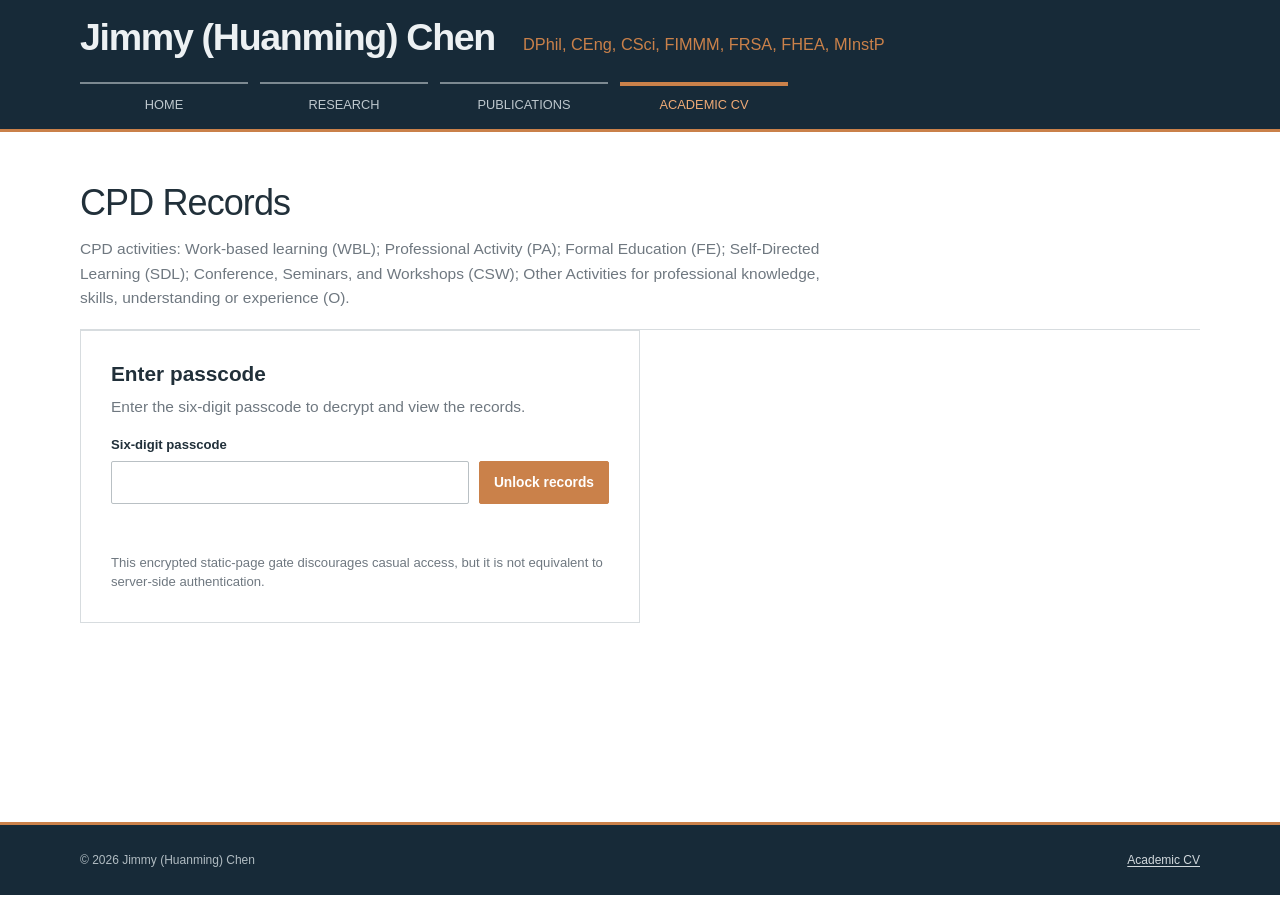
<file: cpd-records.html>
<!doctype html>
<html lang="en">
  <head>
    <meta charset="utf-8">
    <meta name="viewport" content="width=device-width, initial-scale=1">
    <meta name="robots" content="noindex, nofollow, noarchive">
    <meta name="description" content="Password-protected continuing professional development records for Dr Jimmy Huanming Chen.">
    <title>CPD Records | Jimmy (Huanming) Chen</title>
    <link rel="stylesheet" href="assets/css/style.css?v=20261007-1">
    <script src="assets/js/cpd-records.js?v=20261007-2" defer></script>
  </head>
  <body>
    <a class="skip-link" href="#content">Skip to content</a>
    <header class="site-header">
      <div class="header-inner">
        <div class="brand-row">
          <a class="brand-name" href="index.html">Jimmy (Huanming) Chen</a>
          <span class="brand-credentials">DPhil, CEng, CSci, FIMMM, FRSA, FHEA, MInstP</span>
        </div>
        <nav class="primary-nav" aria-label="Main navigation">
          <a href="index.html">Home</a>
          <a href="research.html">Research</a>
          <a href="publications.html">Publications</a>
          <a href="cv.html" aria-current="page">Academic CV</a>
        </nav>
      </div>
    </header>

    <main class="page cpd-page" id="content">
      <header class="page-heading">
        <h1>CPD Records</h1>
        <p>CPD activities: Work-based learning (WBL); Professional Activity (PA); Formal Education (FE); Self-Directed Learning (SDL); Conference, Seminars, and Workshops (CSW); Other Activities for professional knowledge, skills, understanding or experience (O).</p>
      </header>

      <section class="cpd-lock-panel" id="cpd-lock-panel" aria-labelledby="cpd-access-title">
        <h2 id="cpd-access-title">Enter passcode</h2>
        <p>Enter the six-digit passcode to decrypt and view the records.</p>
        <form id="cpd-login-form" autocomplete="off">
          <label for="cpd-passcode">Six-digit passcode</label>
          <div class="cpd-login-row">
            <input id="cpd-passcode" name="passcode" type="password" inputmode="numeric" pattern="[0-9]{6}" minlength="6" maxlength="6" autocomplete="current-password" required>
            <button class="cpd-button" type="submit">Unlock records</button>
          </div>
          <p class="cpd-form-message" id="cpd-login-message" role="alert" aria-live="polite"></p>
        </form>
        <p class="cpd-security-note">This encrypted static-page gate discourages casual access, but it is not equivalent to server-side authentication.</p>
      </section>

      <section id="cpd-workspace" hidden aria-labelledby="cpd-workspace-title">
        <div class="cpd-workspace-heading">
          <div>
            <h2 id="cpd-workspace-title">Continuing professional development</h2>
            <div class="cpd-year-summary" id="cpd-summary" aria-label="Total CPD hours and CPD hours by year"></div>
          </div>
          <button class="cpd-button cpd-button-secondary" id="cpd-lock-button" type="button">Lock page</button>
        </div>

        <p class="cpd-local-note"><strong>Storage note:</strong> edits are encrypted and saved only in this browser. They do not sync to another browser, device, or the published GitHub site. Export a backup after making changes.</p>

        <div class="cpd-toolbar" aria-label="CPD record controls">
          <label class="cpd-search-label" for="cpd-search">
            <span>Search records</span>
            <input id="cpd-search" type="search" placeholder="Search by date, activity, category or hours">
          </label>
          <div class="cpd-actions">
            <button class="cpd-button" id="cpd-add-button" type="button">Add record</button>
            <button class="cpd-button cpd-button-secondary" id="cpd-export-button" type="button">Export backup</button>
            <label class="cpd-button cpd-button-secondary cpd-file-button" for="cpd-import-input">Import backup</label>
            <input id="cpd-import-input" class="cpd-file-input" type="file" accept="application/json,.json">
          </div>
        </div>

        <p class="cpd-form-message" id="cpd-status-message" role="status" aria-live="polite"></p>

        <div class="cpd-table-wrap">
          <table class="cpd-table">
            <caption>Continuing professional development records</caption>
            <thead>
              <tr>
                <th scope="col" id="cpd-date-heading" aria-sort="descending">
                  <button class="cpd-sort-button" id="cpd-date-sort" type="button" aria-label="Sort by date, currently newest first">
                    Date <span aria-hidden="true">↓</span>
                  </button>
                </th>
                <th scope="col">CPD activity and learning record</th>
                <th scope="col">Hours</th>
                <th scope="col">Actions</th>
              </tr>
            </thead>
            <tbody id="cpd-table-body"></tbody>
          </table>
        </div>
        <p id="cpd-empty-message" hidden>No records match the current search.</p>

        <dialog class="cpd-dialog" id="cpd-editor-dialog">
          <form id="cpd-editor-form">
            <div class="cpd-dialog-heading">
              <h2 id="cpd-editor-title">Add CPD record</h2>
              <button class="cpd-icon-button" id="cpd-dialog-close" type="button" aria-label="Close editor">×</button>
            </div>
            <input id="cpd-edit-index" type="hidden">
            <label for="cpd-edit-date">Date</label>
            <input id="cpd-edit-date" type="text" required placeholder="YYYY.MM.DD">
            <label for="cpd-edit-activity">CPD activity and learning record</label>
            <textarea id="cpd-edit-activity" rows="10" required></textarea>
            <label for="cpd-edit-hours">Hours</label>
            <input id="cpd-edit-hours" type="number" min="0" step="0.5" required>
            <div class="cpd-dialog-actions">
              <button class="cpd-button cpd-button-secondary" id="cpd-editor-cancel" type="button">Cancel</button>
              <button class="cpd-button" type="submit">Save record</button>
            </div>
          </form>
        </dialog>
      </section>

      <noscript><p class="cpd-local-note">JavaScript is required to decrypt and manage these records.</p></noscript>
    </main>

    <footer class="site-footer">
      <div><p>© 2026 Jimmy (Huanming) Chen</p><p><a href="cv.html">Academic CV</a></p></div>
    </footer>
  </body>
</html>
</file>
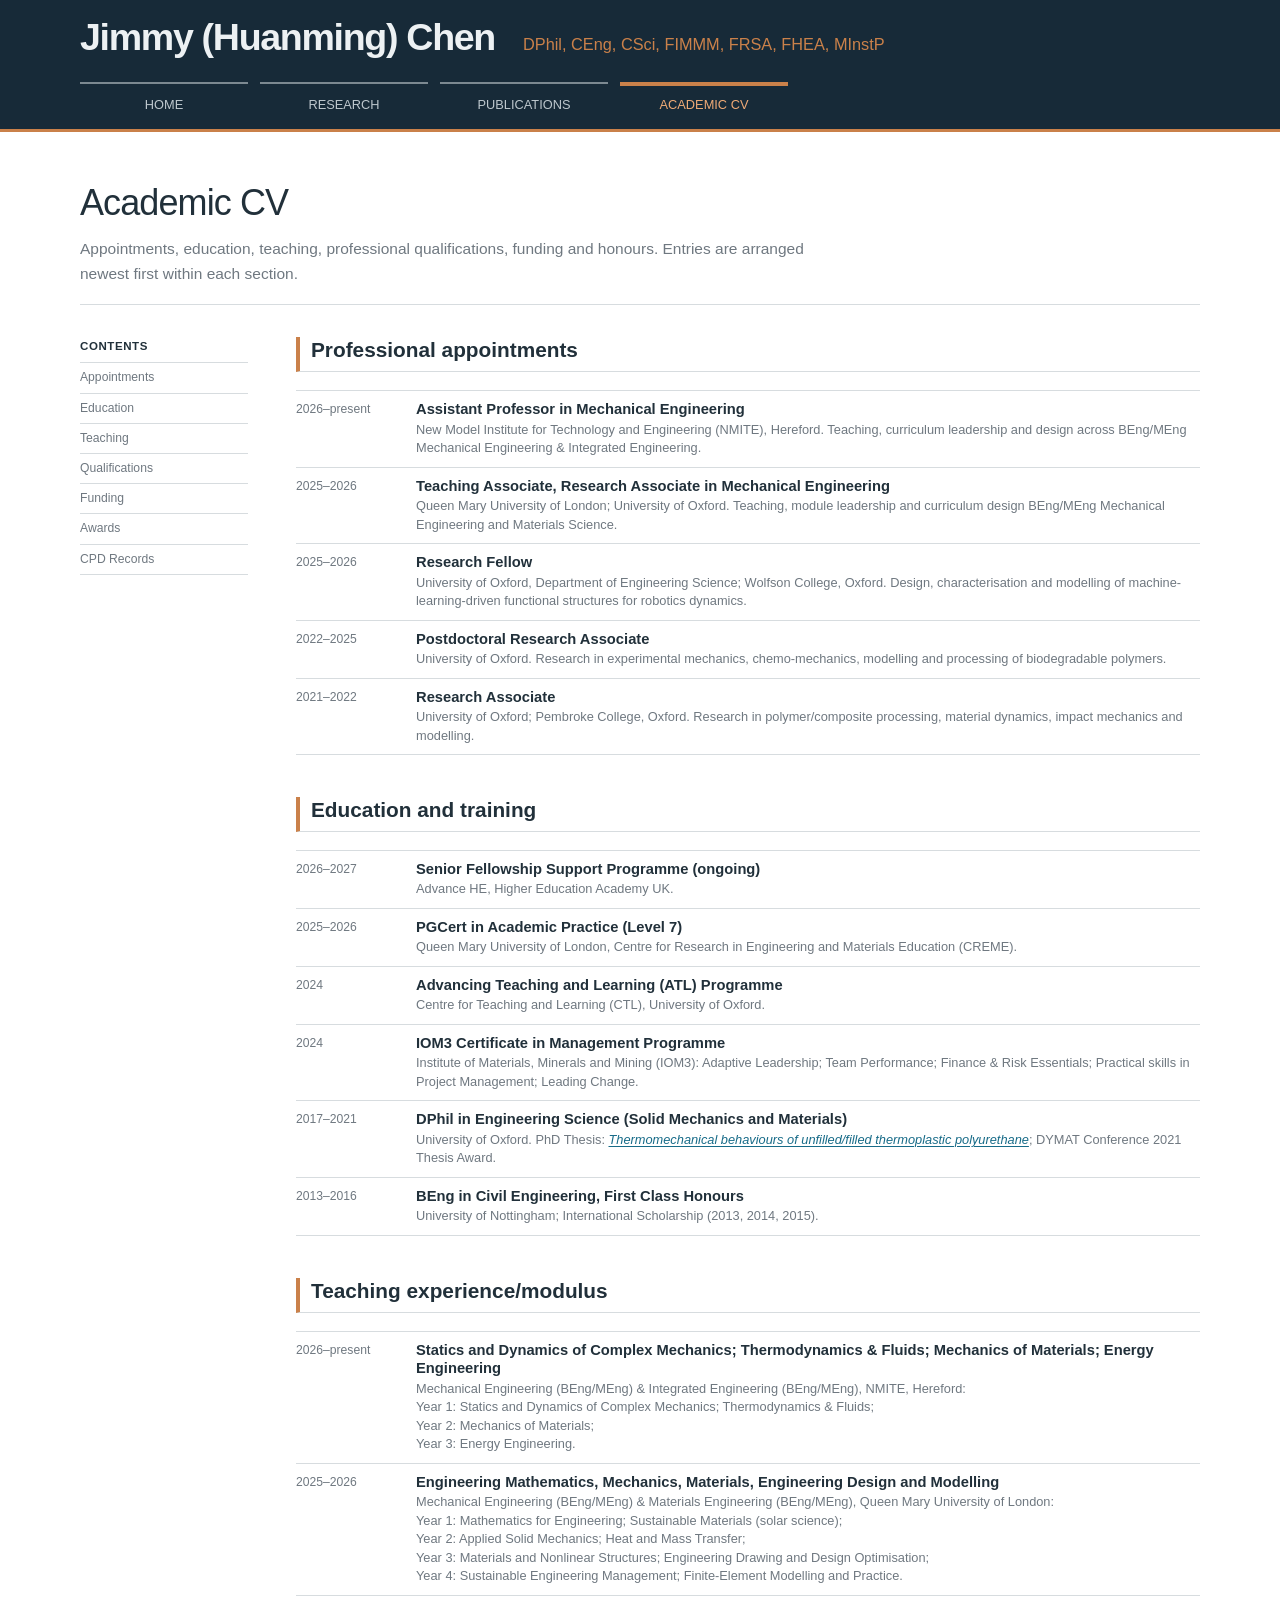
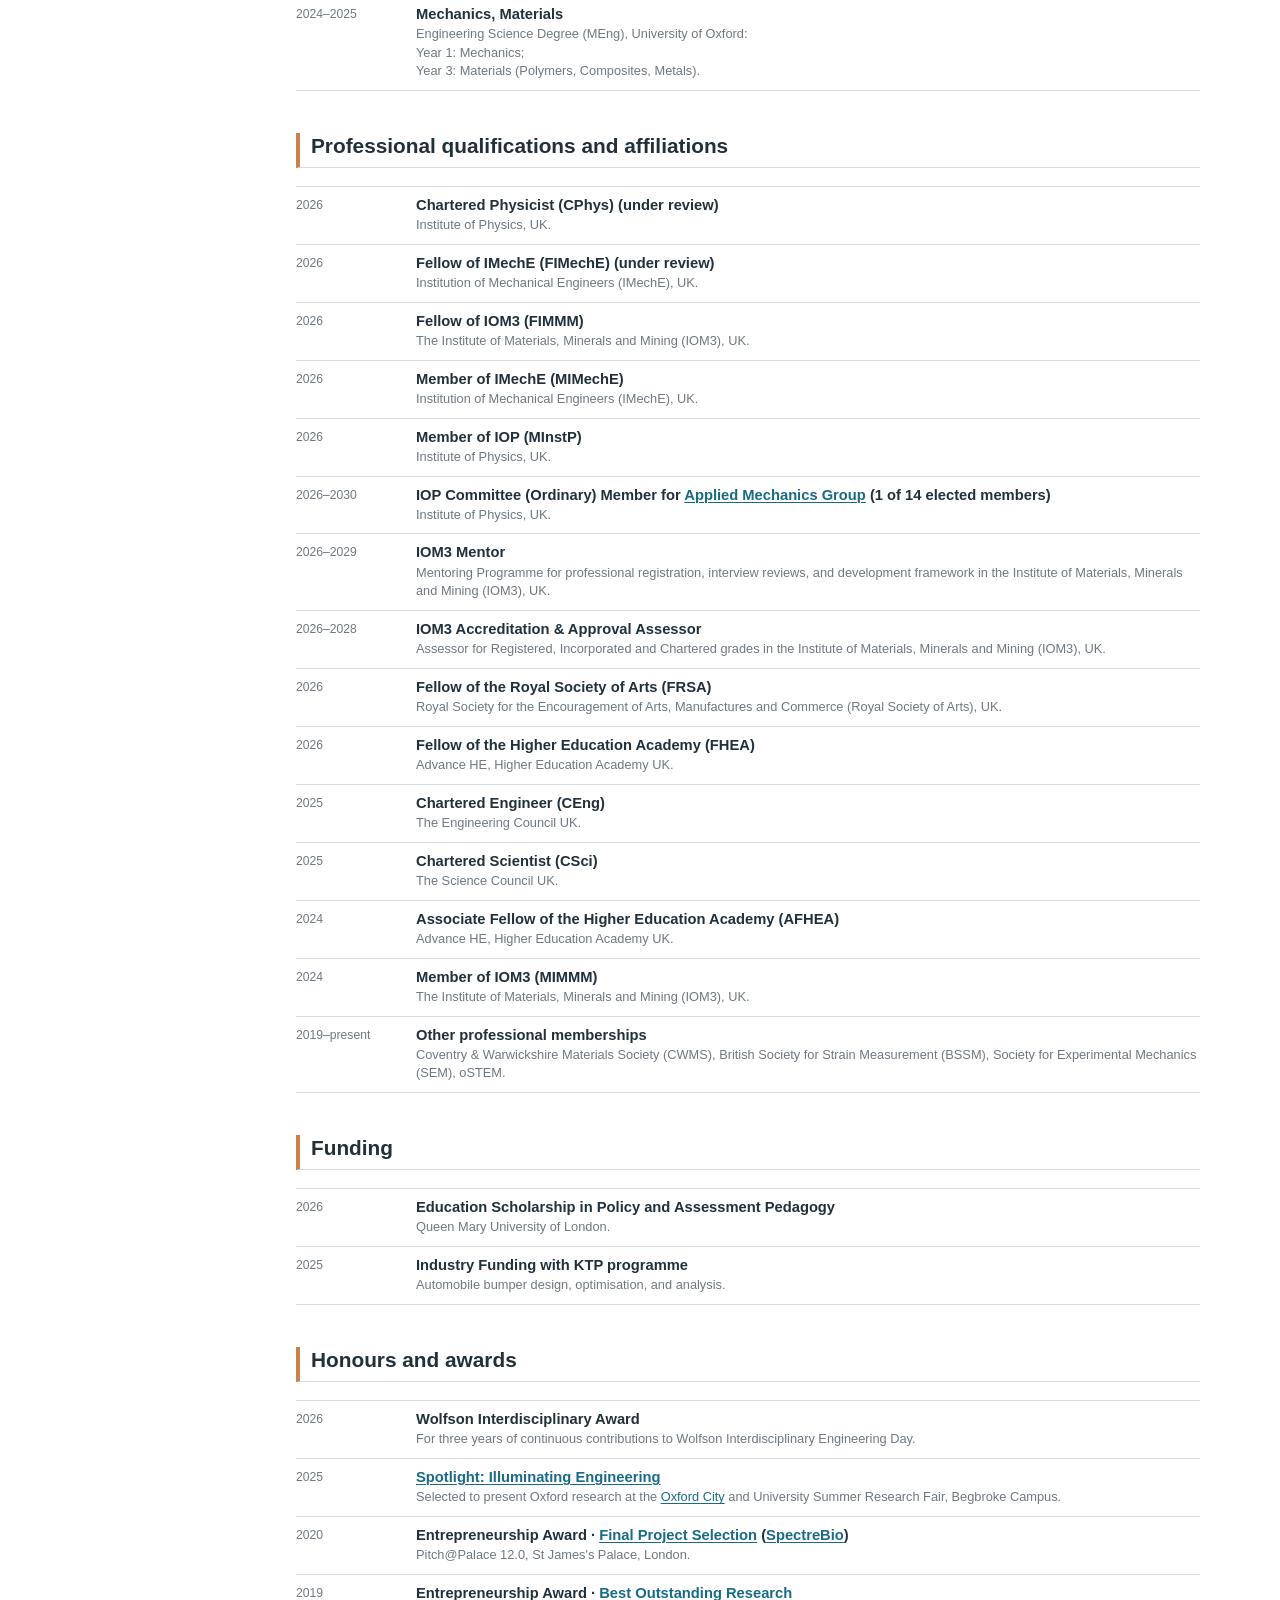
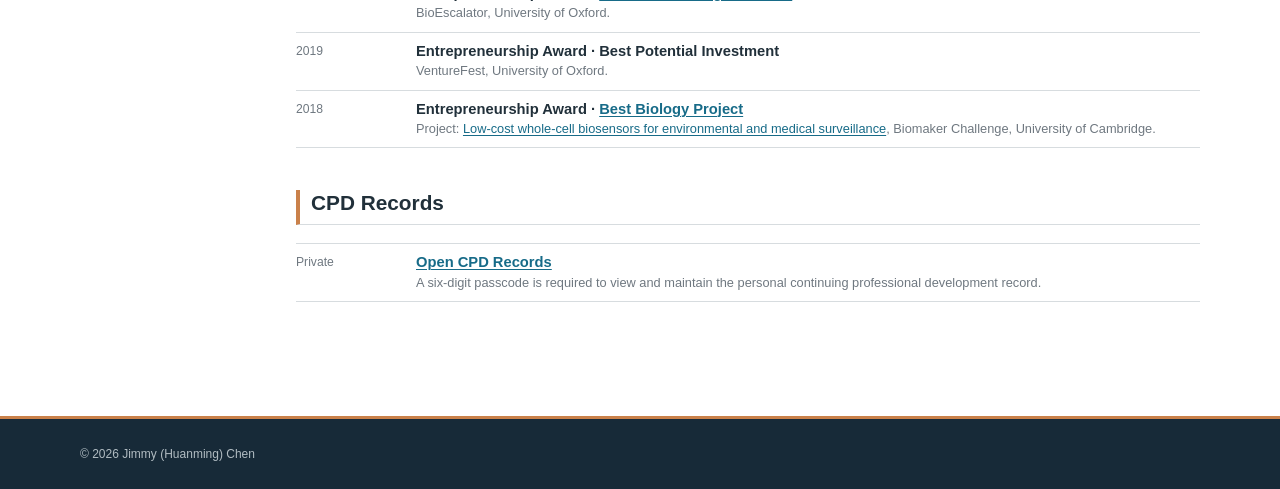
<file: cv.html>
<!doctype html>
<html lang="en">
  <head>
    <meta charset="utf-8">
    <meta name="viewport" content="width=device-width, initial-scale=1">
    <meta name="description" content="Academic curriculum vitae of Dr Jimmy (Huanming) Chen.">
    <title>Academic CV | Jimmy (Huanming) Chen</title>
    <link rel="stylesheet" href="assets/css/style.css">
  </head>
  <body>
    <a class="skip-link" href="#content">Skip to content</a>
    <header class="site-header">
      <div class="header-inner">
        <div class="brand-row">
          <a class="brand-name" href="index.html">Jimmy (Huanming) Chen</a>
          <span class="brand-credentials">DPhil, CEng, CSci, FIMMM, FRSA, FHEA, MInstP</span>
        </div>
        <nav class="primary-nav" aria-label="Main navigation">
          <a href="index.html">Home</a>
          <a href="research.html">Research</a>
          <a href="publications.html">Publications</a>
          <a href="cv.html" aria-current="page">Academic CV</a>
        </nav>
      </div>
    </header>

    <main class="page" id="content">
      <header class="page-heading">
        <h1>Academic CV</h1>
        <p>Appointments, education, teaching, professional qualifications, funding and honours. Entries are arranged newest first within each section.</p>
      </header>

      <div class="cv-layout">
        <aside class="cv-nav" aria-label="CV sections">
          <strong>Contents</strong>
          <a href="#appointments">Appointments</a>
          <a href="#education">Education</a>
          <a href="#teaching">Teaching</a>
          <a href="#qualifications">Qualifications</a>
          <a href="#funding">Funding</a>
          <a href="#awards">Awards</a>
          <a href="#cpd-records">CPD Records</a>
        </aside>

        <div>
          <section class="cv-section" id="appointments" aria-labelledby="appointments-title">
            <h2 class="section-title" id="appointments-title">Professional appointments</h2>
            <article class="cv-entry"><time>2026–present</time><div><h3>Assistant Professor in Mechanical Engineering</h3><p>New Model Institute for Technology and Engineering (NMITE), Hereford. Teaching, curriculum leadership and design across BEng/MEng Mechanical Engineering &amp; Integrated Engineering.</p></div></article>
            <article class="cv-entry"><time>2025–2026</time><div><h3>Teaching Associate, Research Associate in Mechanical Engineering</h3><p>Queen Mary University of London; University of Oxford. Teaching, module leadership and curriculum design BEng/MEng Mechanical Engineering and Materials Science.</p></div></article>
            <article class="cv-entry"><time>2025–2026</time><div><h3>Research Fellow</h3><p>University of Oxford, Department of Engineering Science; Wolfson College, Oxford. Design, characterisation and modelling of machine-learning-driven functional structures for robotics dynamics.</p></div></article>
            <article class="cv-entry"><time>2022–2025</time><div><h3>Postdoctoral Research Associate</h3><p>University of Oxford. Research in experimental mechanics, chemo-mechanics, modelling and processing of biodegradable polymers.</p></div></article>
            <article class="cv-entry"><time>2021–2022</time><div><h3>Research Associate</h3><p>University of Oxford; Pembroke College, Oxford. Research in polymer/composite processing, material dynamics, impact mechanics and modelling.</p></div></article>
          </section>

          <section class="cv-section" id="education" aria-labelledby="education-title">
            <h2 class="section-title" id="education-title">Education and training</h2>
            <article class="cv-entry"><time>2026–2027</time><div><h3>Senior Fellowship Support Programme (ongoing)</h3><p>Advance HE, Higher Education Academy UK.</p></div></article>
            <article class="cv-entry"><time>2025–2026</time><div><h3>PGCert in Academic Practice (Level 7)</h3><p>Queen Mary University of London, Centre for Research in Engineering and Materials Education (CREME).</p></div></article>
            <article class="cv-entry"><time>2024</time><div><h3>Advancing Teaching and Learning (ATL) Programme</h3><p>Centre for Teaching and Learning (CTL), University of Oxford.</p></div></article>
            <article class="cv-entry"><time>2024</time><div><h3>IOM3 Certificate in Management Programme</h3><p>Institute of Materials, Minerals and Mining (IOM3): Adaptive Leadership; Team Performance; Finance &amp; Risk Essentials; Practical skills in Project Management; Leading Change.</p></div></article>
            <article class="cv-entry"><time>2017–2021</time><div><h3>DPhil in Engineering Science (Solid Mechanics and Materials)</h3><p>University of Oxford. PhD Thesis: <a href="https://ora.ox.ac.uk/objects/uuid:6708f6ee-34f0-4895-9fbd-e6de5d1ecb59"><i>Thermomechanical behaviours of unfilled/filled thermoplastic polyurethane</i></a>; DYMAT Conference 2021 Thesis Award.</p></div></article>
            <article class="cv-entry"><time>2013–2016</time><div><h3>BEng in Civil Engineering, First Class Honours</h3><p>University of Nottingham; International Scholarship (2013, 2014, 2015).</p></div></article>
          </section>

          <section class="cv-section" id="teaching" aria-labelledby="teaching-title">
            <h2 class="section-title" id="teaching-title">Teaching experience/modulus</h2>
            <article class="cv-entry"><time>2026–present</time><div><h3>Statics and Dynamics of Complex Mechanics; Thermodynamics &amp; Fluids; Mechanics of Materials; Energy Engineering</h3><p>Mechanical Engineering (BEng/MEng) &amp; Integrated Engineering (BEng/MEng), NMITE, Hereford:<br>Year 1: Statics and Dynamics of Complex Mechanics; Thermodynamics &amp; Fluids;<br>Year 2: Mechanics of Materials;<br>Year 3: Energy Engineering.</p></div></article>
            <article class="cv-entry"><time>2025–2026</time><div><h3>Engineering Mathematics, Mechanics, Materials, Engineering Design and Modelling</h3><p>Mechanical Engineering (BEng/MEng) &amp; Materials Engineering (BEng/MEng), Queen Mary University of London:<br>Year 1: Mathematics for Engineering; Sustainable Materials (solar science);<br>Year 2: Applied Solid Mechanics; Heat and Mass Transfer;<br>Year 3: Materials and Nonlinear Structures; Engineering Drawing and Design Optimisation;<br>Year 4: Sustainable Engineering Management; Finite-Element Modelling and Practice.</p></div></article>
            <article class="cv-entry"><time>2024–2025</time><div><h3>Mechanics, Materials</h3><p>Engineering Science Degree (MEng), University of Oxford:<br>Year 1: Mechanics;<br>Year 3: Materials (Polymers, Composites, Metals).</p></div></article>
          </section>

          <section class="cv-section" id="qualifications" aria-labelledby="qualifications-title">
            <h2 class="section-title" id="qualifications-title">Professional qualifications and affiliations</h2>
            <article class="cv-entry"><time>2026</time><div><h3>Chartered Physicist (CPhys) (under review)</h3><p>Institute of Physics, UK.</p></div></article>
            <article class="cv-entry"><time>2026</time><div><h3>Fellow of IMechE (FIMechE) (under review)</h3><p>Institution of Mechanical Engineers (IMechE), UK.</p></div></article>
            <article class="cv-entry"><time>2026</time><div><h3>Fellow of IOM3 (FIMMM)</h3><p>The Institute of Materials, Minerals and Mining (IOM3), UK.</p></div></article>
            <article class="cv-entry"><time>2026</time><div><h3>Member of IMechE (MIMechE)</h3><p>Institution of Mechanical Engineers (IMechE), UK.</p></div></article>
            <article class="cv-entry"><time>2026</time><div><h3>Member of IOP (MInstP)</h3><p>Institute of Physics, UK.</p></div></article>
            <article class="cv-entry"><time>2026–2030</time><div><h3>IOP Committee (Ordinary) Member for <a href="https://www.iop.org/physics-community/special-interest-groups/applied-mechanics-group">Applied Mechanics Group</a> (1 of 14 elected members)</h3><p>Institute of Physics, UK.</p></div></article>
            <article class="cv-entry"><time>2026–2029</time><div><h3>IOM3 Mentor</h3><p>Mentoring Programme for professional registration, interview reviews, and development framework in the Institute of Materials, Minerals and Mining (IOM3), UK.</p></div></article>
            <article class="cv-entry"><time>2026–2028</time><div><h3>IOM3 Accreditation &amp; Approval Assessor</h3><p>Assessor for Registered, Incorporated and Chartered grades in the Institute of Materials, Minerals and Mining (IOM3), UK.</p></div></article>
            <article class="cv-entry"><time>2026</time><div><h3>Fellow of the Royal Society of Arts (FRSA)</h3><p>Royal Society for the Encouragement of Arts, Manufactures and Commerce (Royal Society of Arts), UK.</p></div></article>
            <article class="cv-entry"><time>2026</time><div><h3>Fellow of the Higher Education Academy (FHEA)</h3><p>Advance HE, Higher Education Academy UK.</p></div></article>
            <article class="cv-entry"><time>2025</time><div><h3>Chartered Engineer (CEng)</h3><p>The Engineering Council UK.</p></div></article>
            <article class="cv-entry"><time>2025</time><div><h3>Chartered Scientist (CSci)</h3><p>The Science Council UK.</p></div></article>
            <article class="cv-entry"><time>2024</time><div><h3>Associate Fellow of the Higher Education Academy (AFHEA)</h3><p>Advance HE, Higher Education Academy UK.</p></div></article>
            <article class="cv-entry"><time>2024</time><div><h3>Member of IOM3 (MIMMM)</h3><p>The Institute of Materials, Minerals and Mining (IOM3), UK.</p></div></article>
            <article class="cv-entry"><time>2019–present</time><div><h3>Other professional memberships</h3><p>Coventry &amp; Warwickshire Materials Society (CWMS), British Society for Strain Measurement (BSSM), Society for Experimental Mechanics (SEM), oSTEM.</p></div></article>
          </section>

          <section class="cv-section" id="funding" aria-labelledby="funding-title">
            <h2 class="section-title" id="funding-title">Funding</h2>
            <article class="cv-entry"><time>2026</time><div><h3>Education Scholarship in Policy and Assessment Pedagogy</h3><p>Queen Mary University of London.</p></div></article>
            <article class="cv-entry"><time>2025</time><div><h3>Industry Funding with KTP programme</h3><p>Automobile bumper design, optimisation, and analysis.</p></div></article>
          </section>

          <section class="cv-section" id="awards" aria-labelledby="awards-title">
            <h2 class="section-title" id="awards-title">Honours and awards</h2>
            <article class="cv-entry"><time>2026</time><div><h3>Wolfson Interdisciplinary Award</h3><p>For three years of continuous contributions to Wolfson Interdisciplinary Engineering Day.</p></div></article>
            <article class="cv-entry"><time>2025</time><div><h3><a href="https://eng.ox.ac.uk/news/engineering-research-shines-in-the-spotlight-at-oxford-s-old-fire-station">Spotlight: Illuminating Engineering</a></h3><p>Selected to present Oxford research at the <a href="https://www.youtube.com/watch?v=Pip7AT0s8n8">Oxford City</a> and University Summer Research Fair, Begbroke Campus.</p></div></article>
            <article class="cv-entry"><time>2020</time><div><h3>Entrepreneurship Award · <a href="https://www.youtube.com/watch?v=I91a54MMej0">Final Project Selection</a> (<a href="https://spectrebio.co/">SpectreBio</a>)</h3><p>Pitch@Palace 12.0, St James's Palace, London.</p></div></article>
            <article class="cv-entry"><time>2019</time><div><h3>Entrepreneurship Award · <a href="https://www.linkedin.com/posts/chenhuanming_spectre-bio-won-the-third-place-in-oxford-activity-6647157655540502528-eODf?utm_source=share&amp;utm_medium=member_desktop&amp;rcm=ACoAABUEgP0B_fiAIDqXgMpAyim4reXKoUuZ9KI">Best Outstanding Research</a></h3><p>BioEscalator, University of Oxford.</p></div></article>
            <article class="cv-entry"><time>2019</time><div><h3>Entrepreneurship Award · Best Potential Investment</h3><p>VentureFest, University of Oxford.</p></div></article>
            <article class="cv-entry"><time>2018</time><div><h3>Entrepreneurship Award · <a href="https://www.linkedin.com/posts/chenhuanming_low-cost-whole-cell-biosensors-for-environmental-activity-6647155711644180480-qCF0?utm_source=share&amp;utm_medium=member_desktop&amp;rcm=ACoAABUEgP0B_fiAIDqXgMpAyim4reXKoUuZ9KI">Best Biology Project</a></h3><p>Project: <a href="https://www.youtube.com/watch?v=42sBWqgHzJk&amp;t=63s">Low-cost whole-cell biosensors for environmental and medical surveillance</a>, Biomaker Challenge, University of Cambridge.</p></div></article>
          </section>

          <section class="cv-section" id="cpd-records" aria-labelledby="cpd-records-title">
            <h2 class="section-title" id="cpd-records-title">CPD Records</h2>
            <article class="cv-entry"><time>Private</time><div><h3><a href="cpd-records.html">Open CPD Records</a></h3><p>A six-digit passcode is required to view and maintain the personal continuing professional development record.</p></div></article>
          </section>
        </div>
      </div>
    </main>

    <footer class="site-footer">
      <div><p>© 2026 Jimmy (Huanming) Chen</p></div>
    </footer>
  </body>
</html>
</file>
<file: assets/css/style.css>
:root {
  --ink: #3e464c;
  --heading: #21303a;
  --muted: #6f7880;
  --line: #d7dcdf;
  --soft: #f2f4f5;
  --paper: #ffffff;
  --black: #172a38;
  --accent: #ca814a;
  --accent-dark: #9c5727;
  --link: #176b88;
  --max: 1120px;
}

* {
  box-sizing: border-box;
}

html {
  scroll-behavior: smooth;
}

body {
  margin: 0;
  color: var(--ink);
  background: var(--paper);
  font-family: -apple-system, BlinkMacSystemFont, "Segoe UI", Roboto, Helvetica, Arial, sans-serif;
  font-size: 15.5px;
  line-height: 1.58;
}

a {
  color: var(--link);
  text-decoration-thickness: 1px;
  text-underline-offset: 0.16em;
}

a:hover,
a:focus-visible {
  color: #104b61;
}

img {
  display: block;
  max-width: 100%;
}

h1,
h2,
h3,
p,
ul,
ol {
  margin-top: 0;
}

h1,
h2,
h3 {
  color: var(--heading);
  line-height: 1.25;
}

h1 {
  margin-bottom: 26px;
  font-size: clamp(1.75rem, 3vw, 2.25rem);
  font-weight: 500;
  letter-spacing: -0.025em;
}

h2 {
  font-size: 1.3rem;
  font-weight: 600;
}

h3 {
  font-size: 1rem;
  font-weight: 600;
}

[id] {
  scroll-margin-top: 18px;
}

.skip-link {
  position: fixed;
  top: 8px;
  left: 8px;
  z-index: 100;
  padding: 8px 12px;
  color: white;
  background: black;
  transform: translateY(-150%);
}

.skip-link:focus {
  transform: translateY(0);
}

.site-header {
  color: #c6ced3;
  background: var(--black);
  border-bottom: 3px solid var(--accent);
}

.header-inner,
.page,
.site-footer > div {
  width: min(var(--max), calc(100% - 44px));
  margin-inline: auto;
}

.brand-row {
  min-height: 82px;
  padding-top: 17px;
  display: flex;
  align-items: baseline;
  gap: 28px;
}

.brand-name {
  color: #edf1f3;
  font-size: clamp(1.75rem, 4vw, 2.35rem);
  font-weight: 650;
  line-height: 1.1;
  letter-spacing: -0.035em;
  text-decoration: none;
}

.brand-credentials {
  color: var(--accent);
  font-size: 1.02rem;
  font-weight: 400;
}

.primary-nav {
  display: flex;
  gap: 12px;
}

.primary-nav a {
  width: 168px;
  padding: 11px 10px 14px;
  color: #bdc7cd;
  border-top: 2px solid #7c8991;
  font-size: 0.8rem;
  text-align: center;
  text-decoration: none;
  text-transform: uppercase;
}

.primary-nav a:hover,
.primary-nav a:focus-visible,
.primary-nav a[aria-current="page"] {
  color: #efaa76;
  border-top-color: var(--accent);
}

.primary-nav a[aria-current="page"] {
  border-top-width: 4px;
  padding-top: 9px;
}

.page {
  min-height: calc(100vh - 210px);
  padding: 48px 0 72px;
}

.page-heading {
  padding-bottom: 18px;
  border-bottom: 1px solid var(--line);
}

.page-heading p {
  max-width: 760px;
  margin: -14px 0 0;
  color: var(--muted);
}

.section-title {
  margin: 0 0 18px;
  padding: 0 0 8px 11px;
  border-bottom: 1px solid var(--line);
  border-left: 4px solid var(--accent);
}

.home-grid {
  display: grid;
  grid-template-columns: 230px minmax(0, 1fr);
  gap: clamp(42px, 7vw, 82px);
  align-items: start;
}

.profile-sidebar {
  color: var(--muted);
  font-size: 0.86rem;
}

.portrait-frame {
  margin-bottom: 18px;
  padding: 4px;
  background: #e4e7e8;
  border: 1px solid #cfd3d5;
}

.portrait-frame img {
  width: 100%;
  aspect-ratio: 0.8525;
  object-fit: cover;
}

.profile-sidebar address {
  margin-bottom: 20px;
  font-style: normal;
}

.profile-sidebar .postal-address {
  margin-top: 20px;
}

.profile-sidebar address strong,
.profile-sidebar h2 {
  display: block;
  margin-bottom: 5px;
  color: var(--heading);
  font-size: 0.75rem;
  font-weight: 600;
  letter-spacing: 0.05em;
  text-transform: uppercase;
}

.side-links {
  margin: 0;
  padding: 0;
  list-style: none;
  border-top: 1px solid var(--line);
}

.side-links li {
  border-bottom: 1px solid var(--line);
}

.side-links a {
  padding: 7px 2px;
  display: flex;
  justify-content: space-between;
  text-decoration: none;
}

.home-intro {
  margin-bottom: 38px;
  color: #666b6f;
  font-size: 1.02rem;
}

.home-intro .role {
  margin-bottom: 18px;
  color: var(--heading);
  font-size: 1.12rem;
  font-weight: 600;
}

.home-intro p {
  max-width: 760px;
}

.research-strip {
  margin: 26px 0 34px;
  display: grid;
  grid-template-columns: repeat(4, minmax(0, 1fr));
  border: 1px solid var(--line);
}

.research-strip div {
  min-height: 100px;
  padding: 16px;
}

.research-strip div + div {
  border-left: 1px solid var(--line);
}

.research-strip span {
  display: block;
  margin-bottom: 10px;
  color: var(--accent-dark);
  font-size: 0.72rem;
  font-weight: 700;
}

.research-strip strong {
  color: var(--heading);
  font-size: 0.88rem;
  line-height: 1.35;
}

.compact-list {
  margin: 0;
  padding: 0;
  list-style: none;
}

.compact-list li {
  padding: 10px 0;
  display: grid;
  grid-template-columns: 82px minmax(0, 1fr);
  gap: 16px;
  border-top: 1px solid var(--line);
}

.compact-list li:last-child {
  border-bottom: 1px solid var(--line);
}

.compact-list time {
  color: var(--muted);
  font-size: 0.78rem;
  font-variant-numeric: tabular-nums;
}

.compact-list h3 {
  margin-bottom: 3px;
}

.compact-list p {
  margin-bottom: 0;
  color: var(--muted);
  font-size: 0.83rem;
}

.more-link {
  margin-top: 15px;
  display: inline-block;
  font-size: 0.82rem;
}

.section-spaced {
  margin-top: 42px;
}

.research-grid {
  margin: 34px 0 42px;
  display: grid;
  grid-template-columns: repeat(2, minmax(0, 1fr));
  gap: 20px;
}

.research-card {
  min-height: 228px;
  display: grid;
  grid-template-columns: minmax(158px, 41%) minmax(0, 1fr);
  overflow: hidden;
  background: #fafbfb;
  border: 1px solid var(--line);
  border-top: 4px solid var(--accent);
}

.research-card-media {
  min-width: 0;
  margin: 0;
  overflow: hidden;
  background: #edf0f1;
  border-right: 1px solid var(--line);
}

.research-card-media img {
  width: 100%;
  height: 100%;
  object-fit: cover;
}

.research-card-media.lattice-media {
  background: white;
}

.research-card-copy {
  min-width: 0;
  padding: 18px 17px 16px;
  display: flex;
  flex-direction: column;
  align-items: flex-start;
}

.research-card .number {
  color: var(--accent-dark);
  font-size: 0.72rem;
  font-weight: 700;
}

.research-card h2 {
  margin: 9px 0 9px;
  font-size: 1.14rem;
}

.research-card p {
  margin-bottom: 11px;
  color: var(--muted);
  font-size: 0.88rem;
}

.research-card small {
  color: #777;
  font-size: 0.74rem;
}

.research-source {
  margin-top: auto;
  padding-top: 14px;
  font-size: 0.76rem;
  font-weight: 600;
  text-decoration: none;
}

.research-source:hover,
.research-source:focus-visible {
  text-decoration: underline;
}

.talk-section {
  margin: 0 0 42px;
}

.talk-feature {
  display: grid;
  grid-template-columns: minmax(0, 1.42fr) minmax(280px, 0.9fr);
  overflow: hidden;
  background: #fafbfb;
  border: 1px solid var(--line);
}

.talk-video {
  position: relative;
  min-width: 0;
  aspect-ratio: 16 / 9;
  background: var(--black);
}

.talk-video iframe {
  position: absolute;
  inset: 0;
  width: 100%;
  height: 100%;
  border: 0;
}

.talk-copy {
  padding: 25px 25px 22px;
  display: flex;
  flex-direction: column;
  justify-content: center;
}

.talk-meta {
  margin-bottom: 8px;
  color: var(--accent-dark);
  font-size: 0.72rem;
  font-weight: 700;
  letter-spacing: 0.04em;
  text-transform: uppercase;
}

.talk-copy h3 {
  margin-bottom: 11px;
  font-size: 1.18rem;
}

.talk-copy > p:not(.talk-meta):not(.talk-links) {
  margin-bottom: 17px;
  color: var(--muted);
  font-size: 0.84rem;
}

.talk-links {
  margin: 0;
  display: flex;
  flex-wrap: wrap;
  gap: 7px 18px;
  font-size: 0.78rem;
  font-weight: 600;
}

.talk-links a {
  text-decoration: none;
}

.talk-links a:hover,
.talk-links a:focus-visible {
  text-decoration: underline;
}

.research-figure {
  margin: 0 0 42px;
  border: 1px solid var(--line);
}

.research-figure img {
  width: 100%;
  height: 245px;
  object-fit: cover;
  object-position: center 52%;
  filter: saturate(0.7) contrast(0.96);
}

.research-figure figcaption {
  padding: 9px 12px;
  color: var(--muted);
  background: #fafafa;
  font-size: 0.75rem;
}

.publication-list {
  margin: 30px 0 0;
  padding: 0;
  list-style: none;
}

.publication {
  padding: 16px 0;
  display: grid;
  grid-template-columns: 88px minmax(0, 1fr);
  gap: 20px;
  border-top: 1px solid var(--line);
}

.publication:last-child {
  border-bottom: 1px solid var(--line);
}

.pub-cover {
  width: 88px;
  height: 117px;
  align-self: start;
  object-fit: cover;
  object-position: top center;
  background: #f4f5f5;
  border: 1px solid #d3d8da;
}

.pub-platform {
  padding: 10px 7px;
  display: flex;
  flex-direction: column;
  align-items: center;
  justify-content: center;
  gap: 5px;
  color: var(--heading);
  text-align: center;
}

.pub-platform img {
  width: auto;
  max-width: 64px;
  height: auto;
  max-height: 48px;
  object-fit: contain;
}

.pub-platform strong {
  font-size: 0.68rem;
  line-height: 1.15;
  letter-spacing: 0.04em;
  text-transform: uppercase;
}

.pub-platform span {
  color: var(--muted);
  font-size: 0.65rem;
}

.pub-platform.ora {
  gap: 13px;
}

.pub-platform.ora img {
  width: 72px;
  max-width: 100%;
  max-height: none;
}

.pub-mark {
  width: 76px;
  height: 92px;
  padding: 10px 8px;
  display: flex;
  flex-direction: column;
  justify-content: space-between;
  color: #2e5366;
  background: #edf4f6;
  border: 1px solid #d3e1e5;
  border-top: 7px solid #39768e;
}

.pub-mark.green {
  color: #65513f;
  background: #f7f1eb;
  border-color: #eadbcf;
  border-top-color: #bd7543;
}

.pub-mark.amber {
  color: #695d3f;
  background: #f6f3e9;
  border-color: #e6dfc9;
  border-top-color: #a58c45;
}

.pub-mark.slate {
  color: #49545c;
  background: #f0f3f5;
  border-color: #dce2e5;
  border-top-color: #637785;
}

.pub-mark strong {
  font-size: 0.67rem;
  line-height: 1.15;
  letter-spacing: 0.03em;
}

.pub-mark span {
  font-size: 0.72rem;
}

.pub-copy .authors,
.pub-copy .venue,
.pub-copy .links {
  margin-bottom: 3px;
  color: var(--muted);
  font-size: 0.82rem;
  line-height: 1.4;
}

.pub-copy h2 {
  margin: 3px 0 4px;
  color: var(--heading);
  font-size: 0.97rem;
  font-weight: 500;
  line-height: 1.4;
}

.pub-copy .venue {
  color: #555a5d;
  font-size: 0.8rem;
  text-transform: uppercase;
}

.pub-copy .links {
  margin-top: 5px;
}

.pub-copy .links a {
  font-weight: 500;
  text-decoration: none;
}

.pub-copy .links a:hover,
.pub-copy .links a:focus-visible {
  text-decoration: underline;
}

.pub-note {
  margin-top: 17px;
  color: var(--muted);
  font-size: 0.78rem;
}

.cv-layout {
  margin-top: 32px;
  display: grid;
  grid-template-columns: 168px minmax(0, 1fr);
  gap: 48px;
  align-items: start;
}

.cv-nav {
  position: sticky;
  top: 18px;
}

.cv-nav strong {
  display: block;
  margin-bottom: 7px;
  color: var(--heading);
  font-size: 0.72rem;
  letter-spacing: 0.05em;
  text-transform: uppercase;
}

.cv-nav a {
  padding: 5px 0;
  display: block;
  color: var(--muted);
  border-top: 1px solid var(--line);
  font-size: 0.76rem;
  text-decoration: none;
}

.cv-nav a:last-child {
  border-bottom: 1px solid var(--line);
}

.cv-section {
  margin-bottom: 42px;
}

.cv-entry {
  padding: 9px 0;
  display: grid;
  grid-template-columns: 104px minmax(0, 1fr);
  gap: 16px;
  border-top: 1px solid var(--line);
}

.cv-entry:last-child {
  border-bottom: 1px solid var(--line);
}

.cv-entry time {
  color: var(--muted);
  font-size: 0.76rem;
  font-variant-numeric: tabular-nums;
}

.cv-entry h3 {
  margin-bottom: 2px;
  font-size: 0.92rem;
}

.cv-entry p {
  margin-bottom: 0;
  color: var(--muted);
  font-size: 0.8rem;
  line-height: 1.45;
}

/* Password-protected CPD records */
.cpd-page {
  max-width: 1180px;
}

.cpd-lock-panel {
  max-width: 560px;
  padding: 30px;
  border: 1px solid var(--line);
  background: #fff;
}

.cpd-lock-panel h2,
.cpd-workspace-heading h2,
.cpd-dialog h2 {
  margin-bottom: 8px;
}

.cpd-lock-panel > p,
.cpd-workspace-heading p {
  color: var(--muted);
}

.cpd-lock-panel label,
.cpd-dialog label,
.cpd-search-label span {
  display: block;
  margin-bottom: 6px;
  color: var(--heading);
  font-size: 0.82rem;
  font-weight: 600;
}

.cpd-login-row {
  display: grid;
  grid-template-columns: minmax(0, 1fr) auto;
  gap: 10px;
}

.cpd-login-row input,
.cpd-search-label input,
.cpd-dialog input,
.cpd-dialog textarea {
  width: 100%;
  border: 1px solid #b9c0c4;
  border-radius: 2px;
  background: #fff;
  color: var(--text);
  font: inherit;
}

.cpd-login-row input,
.cpd-search-label input,
.cpd-dialog input {
  min-height: 42px;
  padding: 8px 10px;
}

.cpd-dialog textarea {
  min-height: 220px;
  padding: 10px;
  line-height: 1.5;
  resize: vertical;
}

.cpd-login-row input:focus,
.cpd-search-label input:focus,
.cpd-dialog input:focus,
.cpd-dialog textarea:focus {
  border-color: var(--accent);
  outline: 2px solid color-mix(in srgb, var(--accent) 22%, transparent);
  outline-offset: 1px;
}

.cpd-button,
.cpd-file-button {
  min-height: 42px;
  padding: 9px 14px;
  border: 1px solid var(--accent);
  border-radius: 2px;
  background: var(--accent);
  color: #fff;
  font: inherit;
  font-size: 0.86rem;
  font-weight: 600;
  line-height: 1.25;
  text-align: center;
  text-decoration: none;
  cursor: pointer;
}

.cpd-button:hover,
.cpd-file-button:hover {
  background: var(--heading);
  border-color: var(--heading);
  color: #fff;
}

.cpd-button-secondary,
.cpd-file-button.cpd-button-secondary {
  background: #fff;
  color: var(--accent);
}

.cpd-security-note,
.cpd-local-note {
  margin: 20px 0 0;
  color: var(--muted);
  font-size: 0.82rem;
  line-height: 1.5;
}

.cpd-local-note {
  padding: 12px 0;
  border-top: 1px solid var(--line);
  border-bottom: 1px solid var(--line);
}

.cpd-form-message {
  min-height: 1.4em;
  margin: 10px 0 0;
  color: #336b42;
  font-size: 0.84rem;
}

.cpd-form-message.is-error {
  color: #a22b2b;
}

.cpd-workspace-heading {
  margin-bottom: 20px;
  display: flex;
  align-items: start;
  justify-content: space-between;
  gap: 24px;
}

.cpd-year-summary {
  margin-top: 14px;
  display: grid;
  grid-template-columns: repeat(auto-fit, minmax(120px, 1fr));
  gap: 8px;
}

.cpd-year-stat {
  min-width: 0;
  padding: 9px 11px;
  border: 1px solid var(--line);
  background: #fff;
}

.cpd-total-stat {
  border-color: var(--accent);
  background: var(--soft);
}

.cpd-year-stat strong,
.cpd-year-stat span {
  display: block;
}

.cpd-year-stat strong {
  margin-bottom: 2px;
  color: var(--heading);
  font-size: 0.86rem;
}

.cpd-year-stat span {
  color: var(--muted);
  font-size: 0.76rem;
  line-height: 1.35;
}

.cpd-toolbar {
  margin: 26px 0 8px;
  display: flex;
  align-items: end;
  justify-content: space-between;
  gap: 20px;
}

.cpd-search-label {
  width: min(100%, 440px);
}

.cpd-actions {
  display: flex;
  flex-wrap: wrap;
  justify-content: flex-end;
  gap: 8px;
}

.cpd-file-input {
  position: absolute;
  width: 1px;
  height: 1px;
  overflow: hidden;
  clip: rect(0 0 0 0);
  white-space: nowrap;
}

.cpd-table-wrap {
  margin-top: 18px;
  overflow-x: auto;
  border: 1px solid var(--line);
}

.cpd-table {
  width: 100%;
  min-width: 760px;
  border-collapse: collapse;
  background: #fff;
  font-size: 0.9rem;
}

.cpd-table caption {
  position: absolute;
  width: 1px;
  height: 1px;
  overflow: hidden;
  clip: rect(0 0 0 0);
  white-space: nowrap;
}

.cpd-table th,
.cpd-table td {
  padding: 12px 13px;
  border-right: 1px solid var(--line);
  border-bottom: 1px solid var(--line);
  vertical-align: top;
  text-align: left;
}

.cpd-table th:last-child,
.cpd-table td:last-child {
  border-right: 0;
}

.cpd-table tbody tr:last-child td {
  border-bottom: 0;
}

.cpd-table th {
  background: #eef1f2;
  color: var(--heading);
  font-size: 0.78rem;
  letter-spacing: 0.025em;
  text-transform: uppercase;
}

.cpd-sort-button {
  padding: 0;
  border: 0;
  background: transparent;
  color: inherit;
  font: inherit;
  letter-spacing: inherit;
  text-transform: inherit;
  cursor: pointer;
}

.cpd-sort-button:hover,
.cpd-sort-button:focus-visible {
  color: var(--accent);
  text-decoration: underline;
}

.cpd-sort-button span {
  display: inline-block;
  margin-left: 3px;
  font-size: 1rem;
  line-height: 0;
}

.cpd-table th:first-child {
  width: 118px;
}

.cpd-table th:nth-child(3) {
  width: 70px;
}

.cpd-table th:last-child {
  width: 110px;
}

.cpd-activity-cell {
  white-space: pre-line;
}

.cpd-hours-cell {
  text-align: center !important;
}

.cpd-row-actions {
  white-space: nowrap;
}

.cpd-text-button,
.cpd-icon-button {
  padding: 0;
  border: 0;
  background: transparent;
  color: var(--accent);
  font: inherit;
  text-decoration: underline;
  cursor: pointer;
}

.cpd-text-button + .cpd-text-button {
  margin-left: 10px;
}

.cpd-delete-button {
  color: #a22b2b;
}

.cpd-dialog {
  width: min(720px, calc(100% - 32px));
  max-height: calc(100vh - 48px);
  padding: 26px;
  border: 1px solid var(--line);
  border-radius: 2px;
  box-shadow: 0 16px 48px rgb(0 0 0 / 0.22);
}

.cpd-dialog::backdrop {
  background: rgb(17 27 32 / 0.55);
}

.cpd-dialog-heading,
.cpd-dialog-actions {
  display: flex;
  align-items: center;
  justify-content: space-between;
  gap: 16px;
}

.cpd-dialog label:not(:first-of-type) {
  margin-top: 16px;
}

.cpd-dialog-actions {
  margin-top: 22px;
  justify-content: flex-end;
}

.cpd-icon-button {
  color: var(--heading);
  font-size: 1.7rem;
  line-height: 1;
  text-decoration: none;
}

.cv-download {
  margin-top: 18px;
  padding: 13px 15px;
  background: var(--soft);
  border-left: 4px solid var(--accent);
  font-size: 0.84rem;
}

.site-footer {
  color: #b1bcc2;
  background: var(--black);
  border-top: 3px solid var(--accent);
}

.site-footer > div {
  min-height: 70px;
  display: flex;
  align-items: center;
  justify-content: space-between;
  gap: 20px;
  font-size: 0.75rem;
}

.site-footer p {
  margin: 0;
}

.site-footer a {
  color: #d1d8dc;
}

@media (max-width: 780px) {
  .header-inner,
  .page,
  .site-footer > div {
    width: min(var(--max), calc(100% - 28px));
  }

  .brand-row {
    min-height: 72px;
    padding: 14px 0 11px;
    display: grid;
    gap: 3px;
  }

  .brand-credentials {
    font-size: 0.84rem;
  }

  .primary-nav {
    overflow-x: auto;
  }

  .primary-nav a {
    min-width: 128px;
  }

  .home-grid,
  .cv-layout {
    grid-template-columns: 1fr;
    gap: 34px;
  }

  .research-grid {
    grid-template-columns: 1fr;
  }

  .talk-feature {
    grid-template-columns: 1fr;
  }

  .profile-sidebar {
    display: grid;
    grid-template-columns: 145px minmax(0, 1fr);
    gap: 20px;
  }

  .portrait-frame {
    grid-row: 1 / span 3;
    margin: 0;
  }

  .profile-sidebar .postal-address {
    margin-top: 0;
  }

  .side-links {
    align-self: start;
  }

  .research-strip {
    grid-template-columns: repeat(2, minmax(0, 1fr));
  }

  .research-strip div + div {
    border-left: 0;
  }

  .research-strip div:nth-child(even) {
    border-left: 1px solid var(--line);
  }

  .research-strip div:nth-child(n + 3) {
    border-top: 1px solid var(--line);
  }

  .cv-nav {
    position: static;
    display: flex;
    flex-wrap: wrap;
    gap: 0 16px;
    border-top: 1px solid var(--line);
    border-bottom: 1px solid var(--line);
  }

  .cv-nav strong {
    width: 100%;
    margin: 8px 0 1px;
  }

  .cv-nav a,
  .cv-nav a:last-child {
    border: 0;
  }
}

@media (max-width: 560px) {
  body {
    font-size: 14.5px;
  }

  .page {
    padding-top: 34px;
  }

  .primary-nav a {
    min-width: 112px;
    font-size: 0.73rem;
  }

  .profile-sidebar {
    grid-template-columns: 112px minmax(0, 1fr);
  }

  .research-strip,
  .research-grid {
    grid-template-columns: 1fr;
  }

  .research-strip div:nth-child(even) {
    border-left: 0;
  }

  .research-strip div + div {
    border-top: 1px solid var(--line);
  }

  .publication {
    grid-template-columns: 58px minmax(0, 1fr);
    gap: 13px;
  }

  .pub-cover,
  .pub-mark {
    width: 58px;
    height: 78px;
    padding: 8px 6px;
  }

  img.pub-cover {
    padding: 0;
  }

  .pub-platform img {
    max-width: 38px;
    max-height: 30px;
  }

  .pub-platform strong {
    font-size: 0.54rem;
  }

  .pub-platform span,
  .pub-platform.ora strong {
    display: none;
  }

  .pub-mark strong {
    font-size: 0.58rem;
  }

  .compact-list li,
  .cv-entry {
    grid-template-columns: 1fr;
    gap: 3px;
  }

  .research-card {
    grid-template-columns: 1fr;
  }

  .research-card-media {
    height: 180px;
    border-right: 0;
    border-bottom: 1px solid var(--line);
  }
}

@media print {
  .site-header,
  .site-footer,
  .cv-nav,
  .side-links,
  .more-link {
    display: none;
  }

  .page {
    width: 100%;
    padding: 0;
  }

  .cv-layout,
  .home-grid {
    display: block;
  }

  .cv-entry,
  .publication,
  .research-card {
    break-inside: avoid;
  }
}

/* Cross-device refinements: preserve image proportions and avoid mobile overflow. */
@media screen {
  img {
    height: auto;
  }

  .portrait-frame {
    width: 100%;
    max-width: 230px;
  }

  .portrait-frame img {
    width: 100%;
    height: auto;
    aspect-ratio: auto;
    object-fit: contain;
  }

  .profile-sidebar address a,
  .pub-copy,
  .research-card-copy,
  .page-heading,
  .home-intro {
    min-width: 0;
    overflow-wrap: anywhere;
  }

  .talk-video iframe {
    max-width: 100%;
  }
}

@media screen and (max-width: 780px) {
  .profile-sidebar {
    grid-template-columns: minmax(145px, 180px) minmax(0, 1fr);
    align-items: start;
  }

  .portrait-frame {
    justify-self: start;
  }
}

@media screen and (max-width: 560px) {
  .header-inner,
  .page,
  .site-footer > div {
    width: min(var(--max), calc(100% - 32px));
  }

  .primary-nav {
    display: grid;
    grid-template-columns: repeat(2, minmax(0, 1fr));
    gap: 0 10px;
    overflow: visible;
  }

  .primary-nav a {
    width: 100%;
    min-width: 0;
  }

  .profile-sidebar {
    display: block;
  }

  .portrait-frame {
    width: min(64vw, 220px);
    max-width: 220px;
    margin: 0 auto 20px;
  }

  .profile-sidebar address {
    margin-bottom: 18px;
  }

  .profile-sidebar .postal-address {
    margin-top: 18px;
  }

  .research-card-media {
    height: auto;
    aspect-ratio: 16 / 10;
  }

  .research-card-media img {
    height: 100%;
  }

  .talk-copy {
    padding: 20px 18px;
  }

  .research-figure img {
    height: auto;
    aspect-ratio: 16 / 9;
  }

  .site-footer > div {
    min-height: 0;
    padding: 14px 0;
    flex-direction: column;
    align-items: flex-start;
    justify-content: center;
    gap: 4px;
  }
}

@media screen and (max-width: 380px) {
  .header-inner,
  .page,
  .site-footer > div {
    width: min(var(--max), calc(100% - 24px));
  }

  .brand-name {
    font-size: 1.55rem;
  }

  .brand-credentials {
    font-size: 0.78rem;
    line-height: 1.35;
  }

  .primary-nav {
    gap: 0 6px;
  }

  .primary-nav a {
    padding-inline: 4px;
    font-size: 0.68rem;
  }

  .portrait-frame {
    width: min(68vw, 210px);
  }
}

@media screen and (max-width: 720px) {
  .cpd-lock-panel {
    padding: 22px 18px;
  }

  .cpd-login-row,
  .cpd-toolbar {
    display: block;
  }

  .cpd-login-row .cpd-button {
    width: 100%;
    margin-top: 10px;
  }

  .cpd-search-label {
    width: 100%;
  }

  .cpd-actions {
    margin-top: 14px;
    justify-content: flex-start;
  }

  .cpd-actions .cpd-button,
  .cpd-actions .cpd-file-button {
    flex: 1 1 140px;
  }

  .cpd-workspace-heading {
    display: block;
  }

  .cpd-workspace-heading .cpd-button {
    margin-top: 8px;
  }

  .cpd-year-summary {
    grid-template-columns: repeat(3, minmax(0, 1fr));
  }

  .cpd-dialog {
    padding: 20px 16px;
  }
}

@media screen and (max-width: 420px) {
  .cpd-year-summary {
    grid-template-columns: repeat(2, minmax(0, 1fr));
  }
}

@media print {
  .cpd-toolbar,
  .cpd-row-actions,
  .cpd-workspace-heading .cpd-button,
  .cpd-local-note,
  .cpd-form-message {
    display: none !important;
  }
}
</file>
